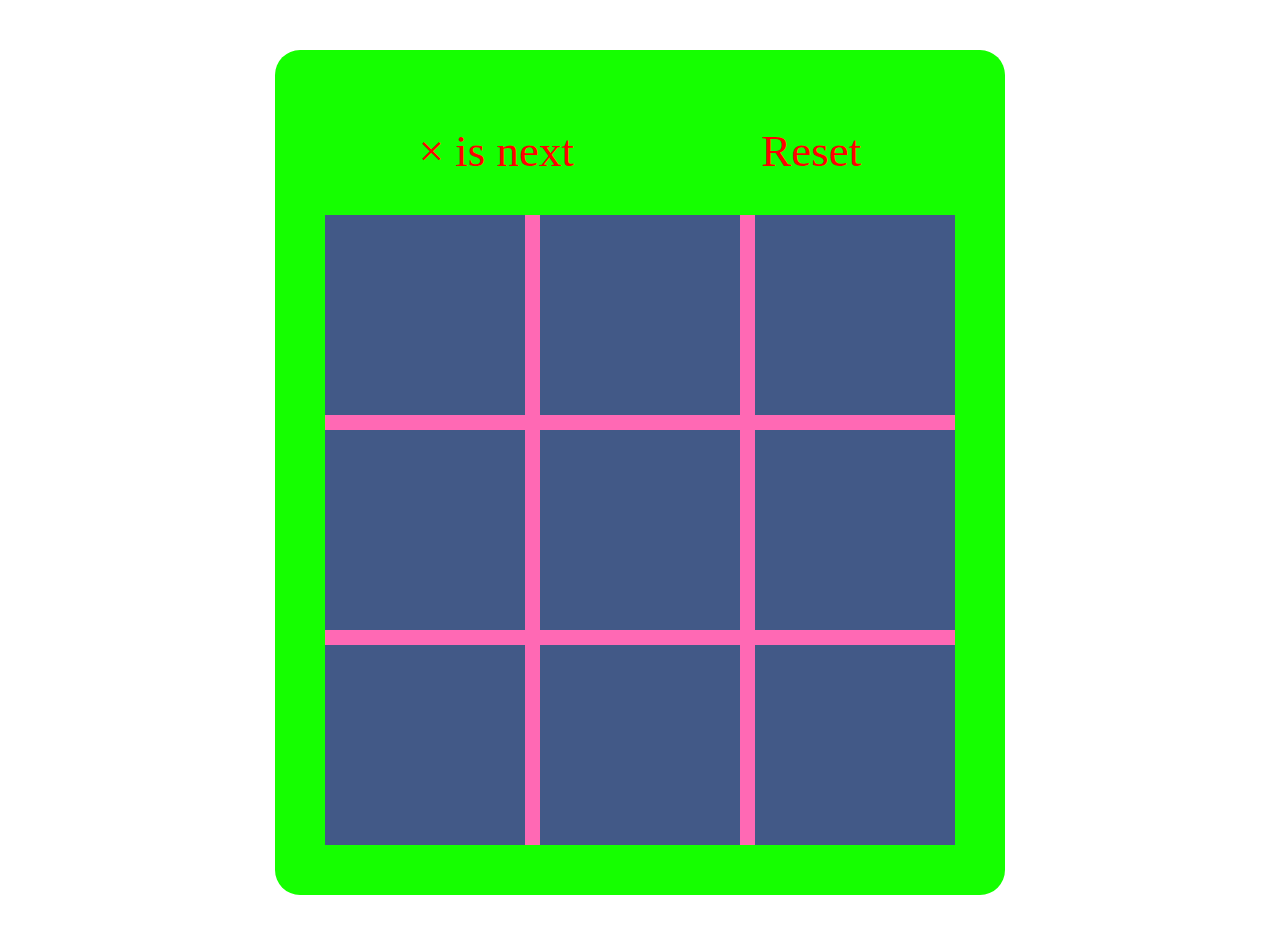
<file: Daniyal's work/index.html>
<!doctype html>
<html lang="en">
<head>
  <meta charset="UTF-8">
  <meta name="viewport"
        content="width=device-width, user-scalable=no, initial-scale=1.0, maximum-scale=1.0, minimum-scale=1.0">
  <meta http-equiv="X-UA-Compatible" content="ie=edge">
  <link rel="stylesheet" href="style.css">
  <title>Tic Tac Toe</title>
</head>
<body>
  <div class="container">

    <div class="status-action">
      <div class="status">× is next</div>
      <div class="reset">Reset</div>
    </div>
    <div class="game-grid">
      <div class="game-cell"></div>
      <div class="game-cell"></div>
      <div class="game-cell"></div>
      <div class="game-cell"></div>
      <div class="game-cell"></div>
      <div class="game-cell"></div>
      <div class="game-cell"></div>
      <div class="game-cell"></div>
      <div class="game-cell"></div>
    </div>
  </div>
  <script src="app.js"></script>
</body>
</html>
</file>
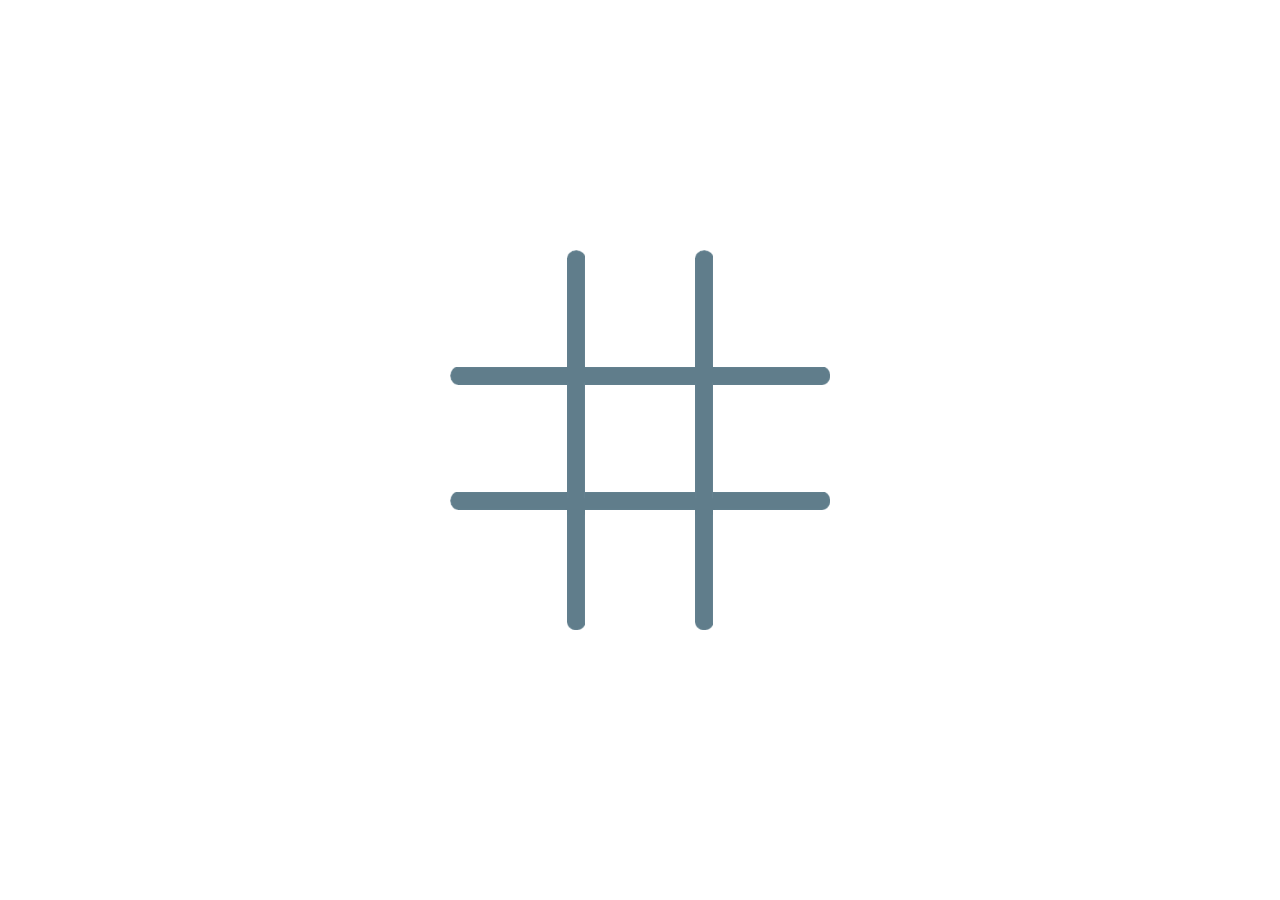
<file: Tic tac bot/index.html>
<!DOCTYPE html>
<html lang="en">
<head>
    <meta charset="UTF-8">
    <title>Tic-Tac-Toe</title>
    <link rel="stylesheet" href="style.css">
</head>
<body>
    <div class="content">
        
        <div class="table">
            <div class="cell" id="0" onclick="move(0, 'hero')"></div>
            <div class="cell" id="1" onclick="move(1, 'hero')"></div>
            <div class="cell" id="2" onclick="move(2, 'hero')"></div>
            <div class="cell" id="3" onclick="move(3, 'hero')"></div>
            <div class="cell" id="4" onclick="move(4, 'hero')"></div>
            <div class="cell" id="5" onclick="move(5, 'hero')"></div>
            <div class="cell" id="6" onclick="move(6, 'hero')"></div>
            <div class="cell" id="7" onclick="move(7, 'hero')"></div>
            <div class="cell" id="8" onclick="move(8, 'hero')"></div>
        </div>
        
            <div class="linear">
                <img src="Line.png" alt="" class="line1">
                <img src="Line.png" alt="" class="line2">
                <img src="Line.png" alt="" class="line3">
                <img src="Line.png" alt="" class="line4">
            </div>
        
    </div>
    
    <script src="script.js"></script>
</body>
</html>
</file>
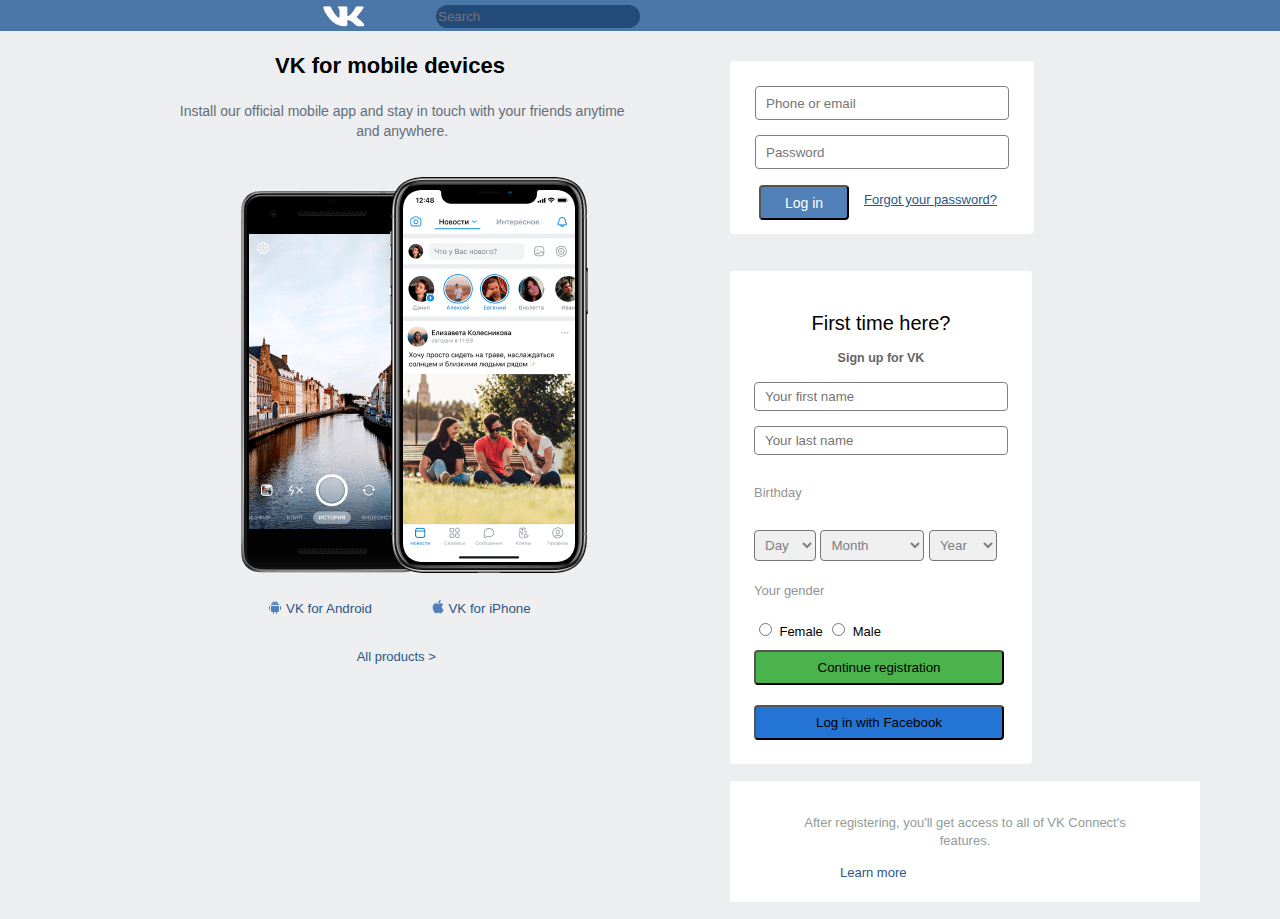
<file: VK/index.html>
<!DOCTYPE html>
<html>

<head>
   <meta charset="utf-8">
 <title>Welcome! | VK</title>
 <link rel="stylesheet" type="text/css" href="css/style.css">
</head>

<body>
 <header class="header" id="header">
  <div class="container">
   <div class="page">
    <img src="image/vk.png" class="img">
    <form>
     <input type="text" id="search" name="" placeholder="Search">
    </form>
   </div>
  </div>
 </header>

 <!--INTRO-->
    <div class="intro">
        <div class="container">
            <div class="main">
                <div class="main__1">
                  <h3 class="h2">VK for mobile devices</h3> 
                  <p class="text">Install our official mobile app and stay in touch with your friends anytime and anywhere.</p>
                  <img src="image/vk3.png" class="img1">
                   <div class="btn">
                     <button class="android">VK for Android</button> 
                     <button class="apple">VK for iPhone</button> 
                     <img class="image__android" src="image/vk_android.svg">
                     <img class="image__apple" src="image/vk_apple.svg">
                     <a class="all" href="https://vk.com/products">All products ></a>     
                   </div>


                </div>
                



                <div class="main__2">
                    <div class="box1">
                     <form class="form">
                        <input class="login" type="text" name="" placeholder="Phone or email"><br>
                        <input class="password" type="text" name="" placeholder="Password">
                        <button class="btn__1">Log in</button>
                        <a class="forgot" href="">Forgot your password?</a>

                     </form>
                    </div>

                    <div class="box2">
                        <h2 class="h2__c">First time here?</h2>
                        <h4 class="h4__c">Sign up for VK</h4>
                        <input class="name" type="" name="" placeholder="Your first name"><br>
                        <input class="surname" type="" name="" placeholder="Your last name">
                        <h6 class="h6">Birthday</h6>
                        <select class="day">
                            <option>Day</option>
                            <option>1</option>
                            <option>2</option>
                            <option>3</option>
                            <option>4</option>
                        </select>
                        <select class="month">
                            <option>Month</option>
                            <option>September</option>
                            <option>October</option>
                            <option>November</option>
                            <option>December</option>
                        </select>
                        <select class="year">
                            <option>Year</option>
                            <option>2000</option>
                            <option>2001</option>
                            <option>2002</option>
                            <option>2003</option>
                        </select>
                        <h5 class="h5">Your gender</h5>
                        <div class="radio">
                            <input type="radio" name="">
                            <label class="female">Female</label>
                            <input type="radio" name="">
                            <label class="male">Male</label>
                        </div>
                        <button class="registration">Continue registration</button><br>
                        <button class="log_in">Log in with Facebook</button>

                    </div>

                    <div class="box3">
                        <p class="test">After registering, you'll get access to all of VK Connect's features.</p>
                        <a class="learn" href="">Learn more</a>
                    </div>
                </div>
            </div>
        </div>
    </div>
    <!--INTRO-->

    

</body>
</html>
</file>
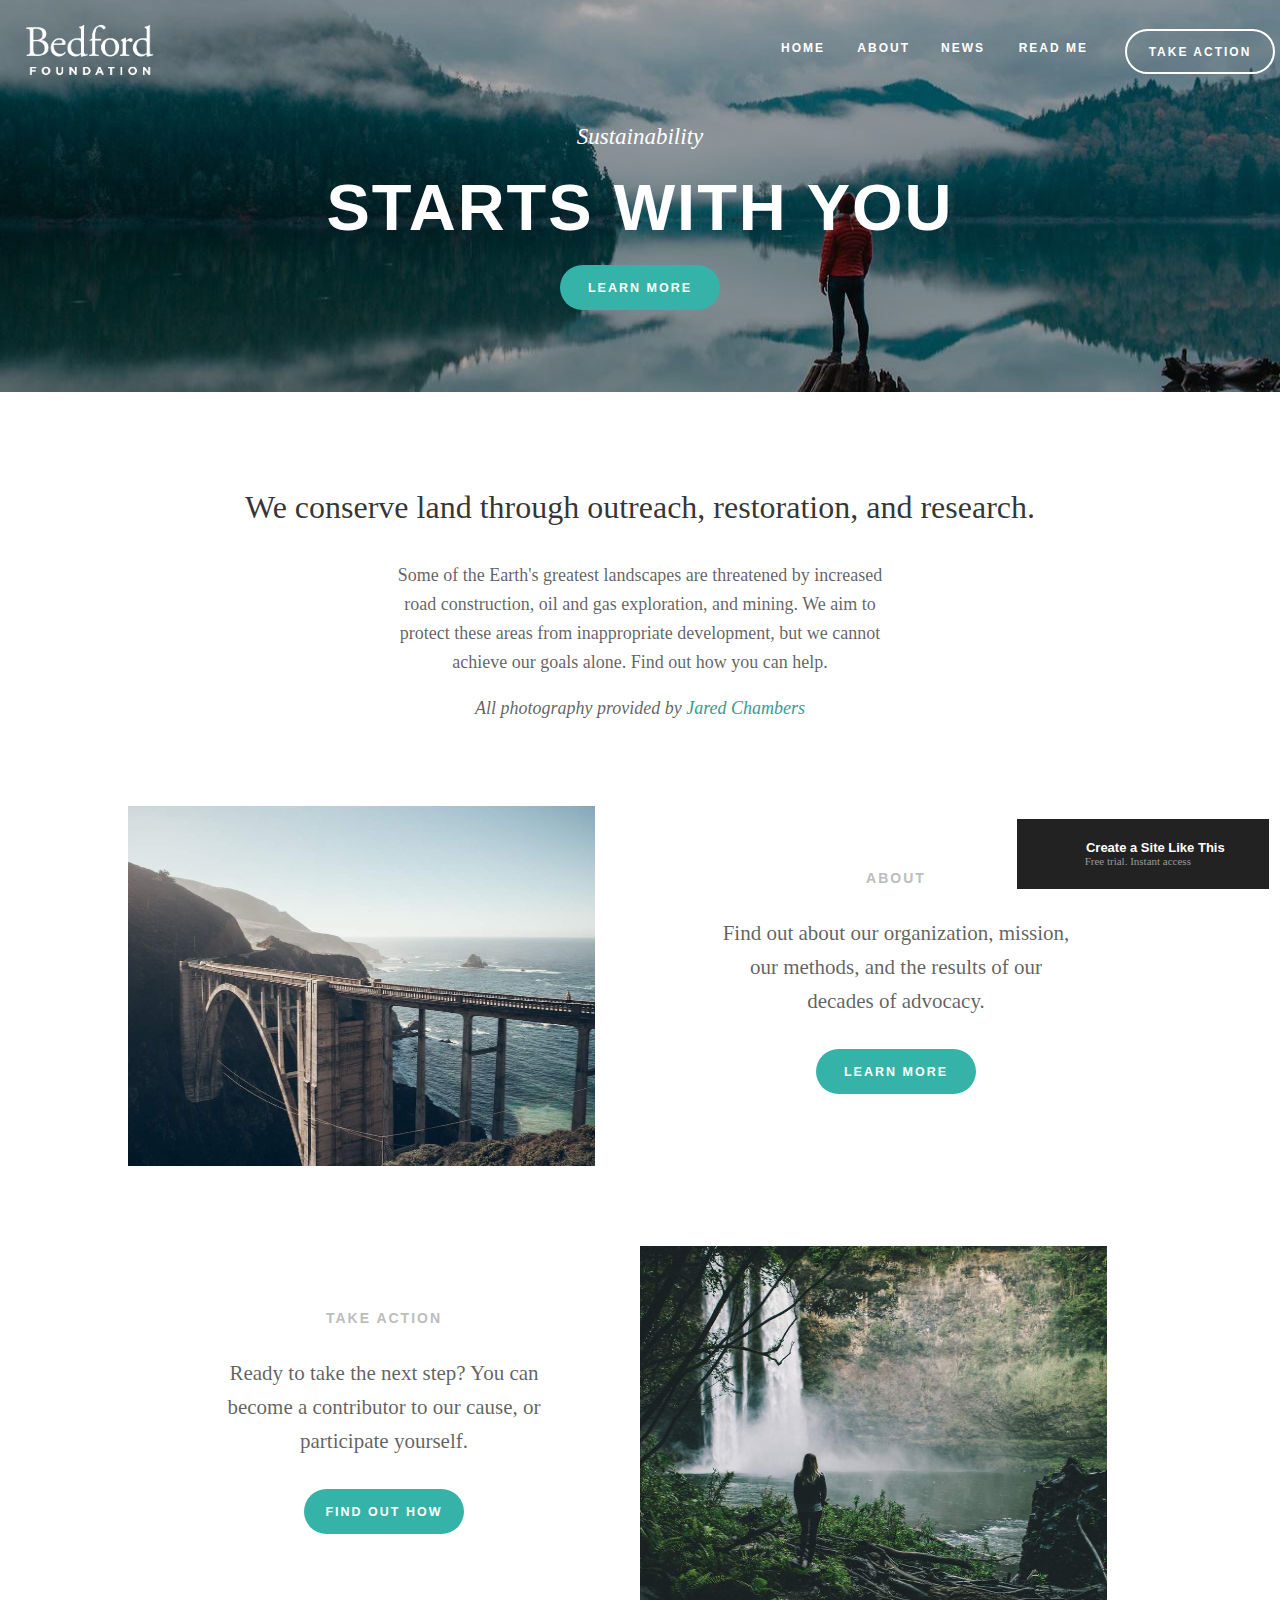
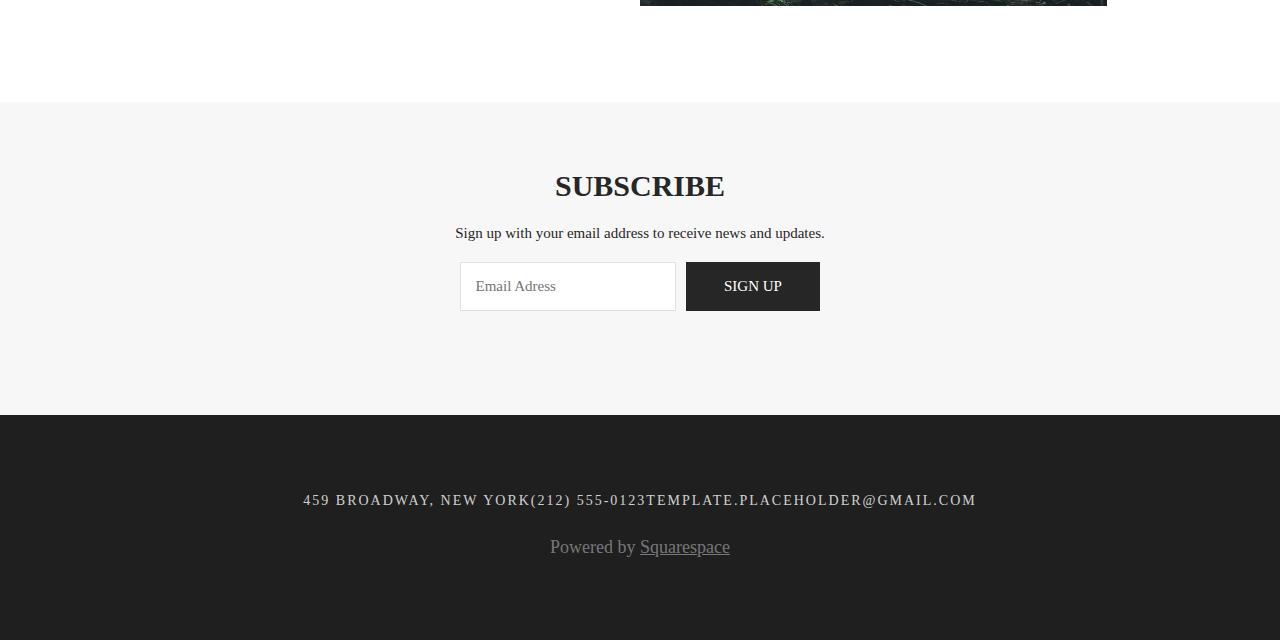
<file: Bedford/site.html>
<!DOCTYPE html>
<html>
<head>
<meta charset="UTF-8">
<title>Bedford</title>
<link rel="stylesheet" type="text/css" href="style.css">
</head>

<body>
<header class="Head">
	<div id="overlay">
		<img class="logo" src="images/img4.png">
		<p class="home">HOME</p>
		<p class="about">ABOUT</p>
		<p class="news">NEWS</p>
		<p class="readMe">READ ME</p>
		<button class="action">TAKE ACTION</button>
		<div class="box00"></div>
		<div class="box0">
			<p class="text0_1">Sustainability</p>
			<h1 class="text0_2">STARTS WITH YOU</h1>
			<button class="btn">LEARN MORE</button>
		</div>
		
	</div>
</header>

<div class="main">
	<div class="container">
		<div class="row1">
			<div class="box1">
				<h1 class="text1_1">We conserve land through outreach, restoration, and research.</h1>
				<p class="text1_2">Some of the Earth's greatest landscapes are threatened by increased road construction, oil
								  and gas exploration, and mining. We aim to protect these areas from inappropriate 
								   development, but we cannot achieve our goals alone. Find out how you can help.</p>
				<em class="text1_3">All photography provided by<em id="a"> Jared Chambers</em></em>
			</div>
		</div>
		<div class="row2">	
			<div class="box2">
				<img class="img2" src="images/img2.jpg">
			</div>
			<div class="box3">
				<div class="TEXT">
				<p class="text2_1">ABOUT</p>
					<p class="text2_2"> Find out about our organization,
									mission, our methods, and the results of 
										our decades of advocacy.</p>
					<div class="but">
						<button class="btn2">LEARN MORE</button>	
					</div>
				</div>
			</div>
		</div>	
		<div class="row3">
			<div class="box4">
			<div class="TEXT">
				<p class="text2_1">TAKE ACTION</p>
					<p class="text2_2">Ready to take the next step? You can
									become a contributor to our cause, or
											participate yourself.</p>
					<div class="but">
						<button class="btn2">FIND OUT HOW</button>	
					</div>
				</div>
			</div>
			<div class="box5">
				<img class="img3" src="images/img3.jpg">
			</div>
		</div>
		</div>
</div>

<div class="pre_footer">
	<div class="container">
	<div class="Text3">
		<header class="head">
			<h1 class="sub">SUBSCRIBE</h1>
			<p class="text3_1">Sign up with your email address to receive news and updates.</p>
		</header>
		<div class="body">
			<input class="input" placeholder="Email Adress"></input>
			<button class="SignUp">SIGN UP</button>
		</div>	
	</div>
	</div>
</div>

<div class="footer">
	<div class="container">
	<div class="Text4">
		<p class="text4_1">459 BROADWAY, NEW YORK(212) 555-0123TEMPLATE.PLACEHOLDER@GMAIL.COM</p>
		<p class="text4_2">Powered by <u>Squarespace</u></p>
	</div>
	<div class="element">
			<div class="Text5">
		<h2 class="text5_1">Create a Site Like This</h2>
		<p class="text5_2">Free trial. Instant access</p>
			</div>
	</div>
	</div>
</div>
</body>
</html>
</file>
<file: Daniyal's work/style.css>
* {
  box-sizing: border-box;
  margin: 0;
  padding: 0;
}

body {
  color: #f00;
  display: flex;
  font-family: "Arial Black", serif;
  justify-content: center;
}

.container {
  background: #15ff00;
  margin: 50px;
  padding: 50px;
  border-radius: 25px;
}





.status-action {
  display: flex;
  margin-top: 25px;
  font-size: 45px;
  justify-content: space-around;
  height: 40px;
}

.status span {
  color: #F2EBD3;
}

.reset {
  cursor: pointer;
}

.reset:hover {
  color: #0fe;
}

.game-grid {
  background: #FF69B4;
  display: grid;
  grid-template-columns: repeat(3, 1fr);
  grid-template-rows: repeat(3, 1fr);
  grid-gap: 15px;
  margin-top: 50px;
}

.game-cell {
  background: 	#425987;
  display: flex;
  justify-content: center;
  align-items: center;
  cursor: pointer;
  height: 200px;
  width: 200px;
}

.x{
  cursor: default;
}

.o {
  cursor: default;
}

.x::after {
  content: '×';
  font-size: 200px;
  color: #808080;
}

.o::after {
  content: '○';
  font-size: 225px;
  color: #808080;
}

.won::after {
  color: #ff0000;
}

@media only screen and (max-width: 1024px) {
  .game-grid {
    margin-top: 25px;
    grid-gap: 10px;
  }

  .game-cell {
    height: 150px;
    width: 150px;
  }

  .x::after {
    font-size: 150px;
  }

  .o::after {
    font-size: 175px;
  }
}

@media only screen and (max-width: 540px) {
  .container {
    margin: 25px;
    padding: 25px;
  }

  .game-cell {
    height: 100px;
    width: 100px;
  }

  .x::after {
    font-size: 100px;
  }

  .o::after {
    font-size: 125px;
  }
}
</file>
<file: Tic tac bot/style.css>
.zero {
    background-image: url(Zero.png);
    background-repeat: no-repeat;
    background-size: cover;
}

.hero {
    background-image: url(Small_cross.png);
    background-repeat: no-repeat;
    background-size: cover;
}

.content {
    width: 380px;
    height: 380px;
    margin: 250px auto;
}

.cell {
    float: left;
    height: 96px;
    width: 96px;
    margin: 15px;
}

.cell:hover {
    background-color: rgba(0, 0, 0, 0.05);
    border-radius: 10px;
}

.linear {
    position: absolute;
}

.line1, .line2, .line3, .line4 {
    width: 380px;
    height: 18px;
    position: absolute;
    user-select: none;
}

.line1 {
    margin-top: 117px;
}

.line2 {
    margin-top: 242px;
}

.line3 {
    margin-top: 181px;
    margin-left: -64px;
    transform: rotate(90deg);
}

.line4 {
    margin-top: 181px;
    margin-left: 64px;
    transform: rotate(90deg);
}
</file>
<file: VK/css/style.css>
body{
 margin: 0;
 padding: 0;
 font-family: -apple-system,BlinkMacSystemFont,Roboto,Open Sans,Helvetica Neue,"Noto Sans Armenian","Noto Sans Bengali","Noto Sans Cherokee","Noto Sans Devanagari","Noto Sans Ethiopic","Noto Sans Georgian","Noto Sans Hebrew","Noto Sans Kannada","Noto Sans Khmer","Noto Sans Lao","Noto Sans Osmanya","Noto Sans Tamil","Noto Sans Telugu","Noto Sans Thai",sans-serif;
}
.container{
  width: 100%;
}
.img{
 margin-top: 3px;
 margin-bottom: 3px;
 height: 25px;
 width: 50px;
 margin-left: 320px;
}
.page{
 display: flex;
 justify-content: space-between;
 width: 50%;
}
#search{
 width: 200px;
 margin-top: 5px;
 height: 21px;
 border-radius: 15px;
 background-color: #224b7a;
 border: none;
}
.header{
 background-color: #4a76a8;

}
.main{
 display: flex;
 justify-content: space-between;
 
}
.h2{
 font-size: 22px;
 line-height: 26px;
 font-weight: 700;
 text-align: center;
}
.text{
 color: #626d7a;
 line-height: 20px;
 font-size: 14px;
 text-align: center;
 font-weight: 400;
 width: 43%;
 margin-left: 320px;
}
.img1{
    margin-top: -320px;
    width:50;
}
.main{
 background-color: #edeef0;
}
.btn{
 margin-left: 450px;

}
.main__1{
    position: relative;
    margin-left:-150px;
}
.btn{
    position: absolute;
    margin-top: -320px;
}
.android{
    margin-left: -20px; 
    color: #2a5885;
    border:none;
    cursor: pointer;
}
.apple{
    margin-left: 60px;
    color: #2a5885;
    border:none;
    cursor: pointer;
}
.all{
 position: absolute;
 margin-top: 50px;
 width: 50%;
 margin-left: -180px;
 text-decoration: none;
 color: #2a5885;
 line-height: 15px;
 font-size: 13px;
}
.image__android{
    position: absolute;
    margin-left: -270px;
    margin-top: 1px;
}
.image__apple{
    position: absolute;
    margin-left: -107px;
    margin-top: 1px;
}
.login{
 font-weight: 500;
 padding-left: 10px;
    width: 240px;
    height: 30px;
    margin-bottom: 15px;
    border-radius: 4px;
    color: #d3d9de;
    border:1px solid grey;
    
    
}
.password{
 font-weight: 500;
 padding-left: 10px;
    width: 240px;
    height: 30px;
    border-radius: 4px;
    color: #d3d9de;
    border:1px solid grey;
}
.main2{
 position: relative;
}
.form{
    margin-top: 30px;
    position: absolute;
    margin-left: -200px;
    border :25px solid #fff;
    border-radius: 4px;
    background-color: #fff;
    padding-bottom: 40px;
}
.btn__1{
 position: absolute;
    width: 90px;
    height: 35px;
    border-radius: 4px;
    margin-top: 50px;
    margin-left: -250px;
    background-color: #5181b8;
    cursor: pointer;
    text-align: center;
    color: #fff;
    font-size: 14px;


}
.forgot{
    line-height: 20px;
 position: absolute;
    width: 200px;
    margin-top: 55px;
    margin-left: -145px;
    color: #2a5885;
    font-size: 13px;
}
.h2__c{
    text-align: center;
    font-size: 20px;
    font-weight: 500;
   

}
.h4__c{
    color: #656565;
    font-size: 12.5px;
    text-align: center;
   
}
.name{
     margin-bottom: 15px;
     width: 240px;
     height: 25px;
     border-radius: 4px;
     padding-left: 10px;
     border: 1px solid grey;

}
.surname{
     width: 240px;
     height: 25px;
     border-radius: 4px;
     padding-left: 10px;
     border: 1px solid grey;
}
.box2{
 border:24px solid white;
 margin-top: 240px;
 background-color: white;
 position: absolute;
 margin-left: -200px;
 border-radius: 4px;

 

}
.h6{
 font-size: 13px;
 font-weight: 500;
 color: #939393;
}
.day{
   padding: 6px 10px;
   padding-left: 6px;
   border-radius: 4px;
   color:rgb(124, 127, 130);
}
.month{
   padding: 6px 10px;
   padding-left: 6px;
   border-radius: 4px;
   color:rgb(124, 127, 130);
}
.year{
   padding: 6px 10px;
   padding-left: 6px;
   border-radius: 4px;
   color:rgb(124, 127, 130); 
   
}
.h5{
 color: #939393;
 font-size: 13px;
 font-weight: 500;
}
.female{
    font-size: 13px;

}
.male{
    font-size: 13px;
}
.registration{
 margin-top: 10px;
 border-radius: 4px;
    background-color: #4bb34b;
    margin-bottom: 20px;
    width: 250px;
    height: 35px;
}
.log_in{
    background-color: #2474d6;
    border-radius: 4px;
width: 250px;
    height: 35px;
}
.box3{
 border :20px solid white;
 background-color: #fff;
 margin-top: 750px;
 margin-left: -200px;
 margin-right: 80px;

}
.test{
    text-align: center;
    font-size: 13px;
    line-height: 18px;
    color: #919c99;
    padding-left: 30px;
    padding-right: 30px;
    
}
.learn{
 text-align: center;
    font-size: 13px;
    line-height: 18px;
    color: #2a5885;
    text-decoration: none;
    margin-left: 90px;
}  .
</file>
<file: Bedford/style.css>
.container{
	width: 100%;
	max-width: 1024px;
	padding: 0px 15px;
	margin: 0 auto;
}
body{
	margin: 0px;
}
.Head{
	background-image: url(images/img1.jpg);
	background-size: cover;
	background-position: center;
	height:392px;
}
#overlay{
	background-color:rgba(0, 0, 0, 0.3);
	top: 0;
	bottom: 0;
	width: 100%;
	height: 392px;
}
.logo{
	position: absolute;
	top: 20px;
	left: 20px;
	width: 140px;
	height: 60px;
	cursor: pointer;
}
.box00{
	text-align: center;
	padding: 32px;
	padding-bottom: 0px;
	height:60px;
}
.box0{
	padding: 32px;
	text-align: center;
	justify-content: center;
}
.text0_1{
	color: white;
	font-style: italic;
	font-size: 23px;
	margin: 0px;
}
.text0_2{
	color: white;
	font-family: Arial;
	font-weight: bold;
	font-size: 65px;
	letter-spacing: 2px;
	text-align: center;
	margin: 0px;
	padding: 20px;
	
}
.btn{
	border: none;
	color: white;
	background-color: #36b3a8;
	top: 265px;
	left:600px;
	width:160px;
	height:45px;
	border-radius: 50px;
	font-family: Arial;
	font-variant: small-caps;
	font-weight: 800;
	font-size: 12.5px;
	letter-spacing: 2px;
	cursor: pointer;
}
.home{
	position: absolute;
	color: white;
	top: 29px;
	right: 455px;
	font-family: Arial;
	font-variant: small-caps;
	font-weight: 800;
	font-size: 12px;
	letter-spacing: 2px;
	cursor: pointer;
	
}
.about{
	position: absolute;
	color: white;
	top: 29px;
	right: 370px;
	font-family: Arial;
	font-variant: small-caps;
	font-weight: 800;
	font-size: 12px;
	letter-spacing: 2px;
	cursor: pointer;
	
}
.news{
	position: absolute;
	color: white;
	top: 29px;
	right: 295px;
	font-family: Arial;
	font-variant: small-caps;
	font-weight: 800;
	font-size: 12px;
	letter-spacing: 2px;
	cursor: pointer;
	
}
.readMe{
	position: absolute;
	color: white;
	top: 29px;
	right: 192px;
	font-family: Arial;
	font-variant: small-caps;
	font-weight: 800;
	font-size: 12px;
	letter-spacing: 2px;
	cursor: pointer;
}
.action{
	position: absolute;
	border: 5;
	border: 2px solid #fff;
    color: #fff;
	color: white;
	background-color: transparent;
	top: 29px;
	right: 5px;
	width:150px;
	height:45px;
	border-radius: 300px;
	font-family: Arial;
	font-variant: small-caps;
	font-weight: 800;
	font-size: 12px;
	letter-spacing: 2px;
	cursor: pointer;
}


.main{
	margin: 0px 44px;
	padding: 96px 42px;
}
.row1{
	width: 100%;
	height: calc(100% / 3);
	margin-bottom: 84px;
}
.box1{
	width: 100%;
	height: calc(100% / 3);
	text-align: center;
}
.text1_1{
	position: relative;
	margin-top: 0px;
	margin-bottom: 0px;
	color: rgba(26,26,26,.9);
	font-family: adobe-garamond-pro;
    font-weight: 400;
    font-style: normal;
    font-size: 32px;
    letter-spacing: 0px;
    text-transform: none;
    line-height: 1.2em;
}
.text1_2{
	position: relative;
	margin: 18px 250px 0px;
	padding: 17px;
	font-family: adobe-garamond-pro;
    font-weight: 400;
    font-style: normal;
    font-size: 18px;
    letter-spacing: 0px;
    line-height: 1.6em;
    color: rgba(26,26,26,.7);
}
.text1_3{
	position: relative;	
	font-family: Open Sans Condensed Light;
    font-weight: 400;
    font-style: italic;
    font-size: 18px;
    line-height: 1.6em;
    color: rgba(26,26,26,.7);
}
#a{
	color: #3d9991;
}
.row2{
	width: 100%;
	height: calc(100% / 3);
	margin: 42px 0px;
}
.box2{
	width: 50%;
	height: 360px;
	float: left;
}
.img2{
	width: 467px;
	height: 360px;
}
.box3{
	width: 50%;
	height: 360px;
	float: right;
	
}
.TEXT{
	padding: 50px 0px;
	text-align: center;
}
.text2_1{
	position: relative;
	text-align: center;
	font-family: Arial;
	font-variant: small-caps;
	font-weight: 800;
	font-size: 14px;
	letter-spacing: 2px;
	color: #bdbdbd;
}
.text2_2{
	position: relative;
	padding: 10px;
	font-family: adobe-garamond-pro;
    font-weight: 400;
    font-size: 21px;
    line-height: 1.6em;
    color: rgba(26,26,26,.7);
	padding-left:80px;
	padding-right:80px;
}
.but{
	height: 33%;
	float: bottom;
	justify-content: center;
}
.btn2{
	position: relative;
	border: none;
	color: white;
	background-color: #36b3a8;
	width:160px;
	height:45px;
	border-radius: 50px;
	font-family: Arial;
	font-variant: small-caps;
	font-weight: 800;
	font-size: 12.5px;
	letter-spacing: 2px;
	padding: 10px;
}
.row3{
	width: 100%;
	height: calc(100% / 3);
	margin-bottom: 84px;
	
}
.box4{
	width: 50%;
	height: 360px;
	float: left;
	margin-top: 80px; 
}
.box5{
	width: 50%;
	height: 360px;
	float: right;	
	margin-top: 80px; 
}
.img3{
	width: 467px;
	height: 360px;
}
.container:after {
	content: "";
	display: table;
	clear: both;
}
.pre_footer{
	padding: 32px;
	background-color: #f7f7f7;
	box-sizing: border-box;
}
.Text3{
	padding: 34px 17px;
	height:181px;
}
.head{
	margin: 0px 69px;
}
.sub{
	text-align: center;
	margin: 0px 0px 17px;
	color: #272727;
    font-size: 30px;
    line-height: 1.2em;
	
}
.text3_1{
	margin: 17px 0px;
	text-align: center;
	color: #272727;
	font-size: 15px;
    line-height: 1.6em;
}
.body{
	padding: 0px 0px 12px;
	display: flex;	
	justify-content: center;
}
.input{
	color: rgb(195, 195, 195));
	padding: 15px;
    padding: 1em;
    background: #fff;
    border: 1px solid rgba(0,0,0,.12);
    font-family: inherit;
    font-size: 15px;
    line-height: normal;
    outline: none;
	float: left;

}
.SignUp{
	position: relative;
	float: right;
	padding: 1em 2.5em;
	margin-left: 10px;
    border-width: 0;
    text-align: center;
    cursor: pointer;
	color: #fff;
    background-color: #262626;
    border: 1px solid #262626 !important;
    font-family: inherit;
    font-size: 15px;
}

.footer{
	background-color: #1f1f1f;
}
.Text4{
	margin-left: 50px;
	margin-right: 50px;
	padding: 64px 30px;
}
.text4_1{
	position: relative;
	color: rgba(255,255,255,.8);
	cursor: pointer;
	text-align: center;
	font-family: proxima-nova;
    font-weight: 400;
    font-style: normal;
    font-size: 14px;
    letter-spacing: 2px;
    text-transform: uppercase;
}
.text4_2{
	position: relative;
	text-align: center;
	color: rgba(255,255,255,.4);
	padding-top: 10px;
	font-size: 18px;
}

.text5_1{
	margin: 0px;
	font-family: 'Helvetica Neue',Helvetica,Arial,sans-serif;
    color: #fff;
    font-size: 13px;
	text-align: center;
}
.element{
	position: fixed;
    bottom: 11px;
    right: 11px;
    z-index: 20000;
    cursor: pointer;
	white-space: nowrap;
    text-align: left !important;
    border-radius: 0px;
	width: 252.375px;
    height: 70px;
	background-color: #222;
}
.text5_2{
	margin: 0px;
	font-size: 11px;
    line-height: 12px;
    letter-spacing: normal;
	text-align: center;
	color: #999;
	text-align: left !important;
}
.Text5{
	position: relative;
	padding: 21px 43px 0px 68px;
}
</file>
